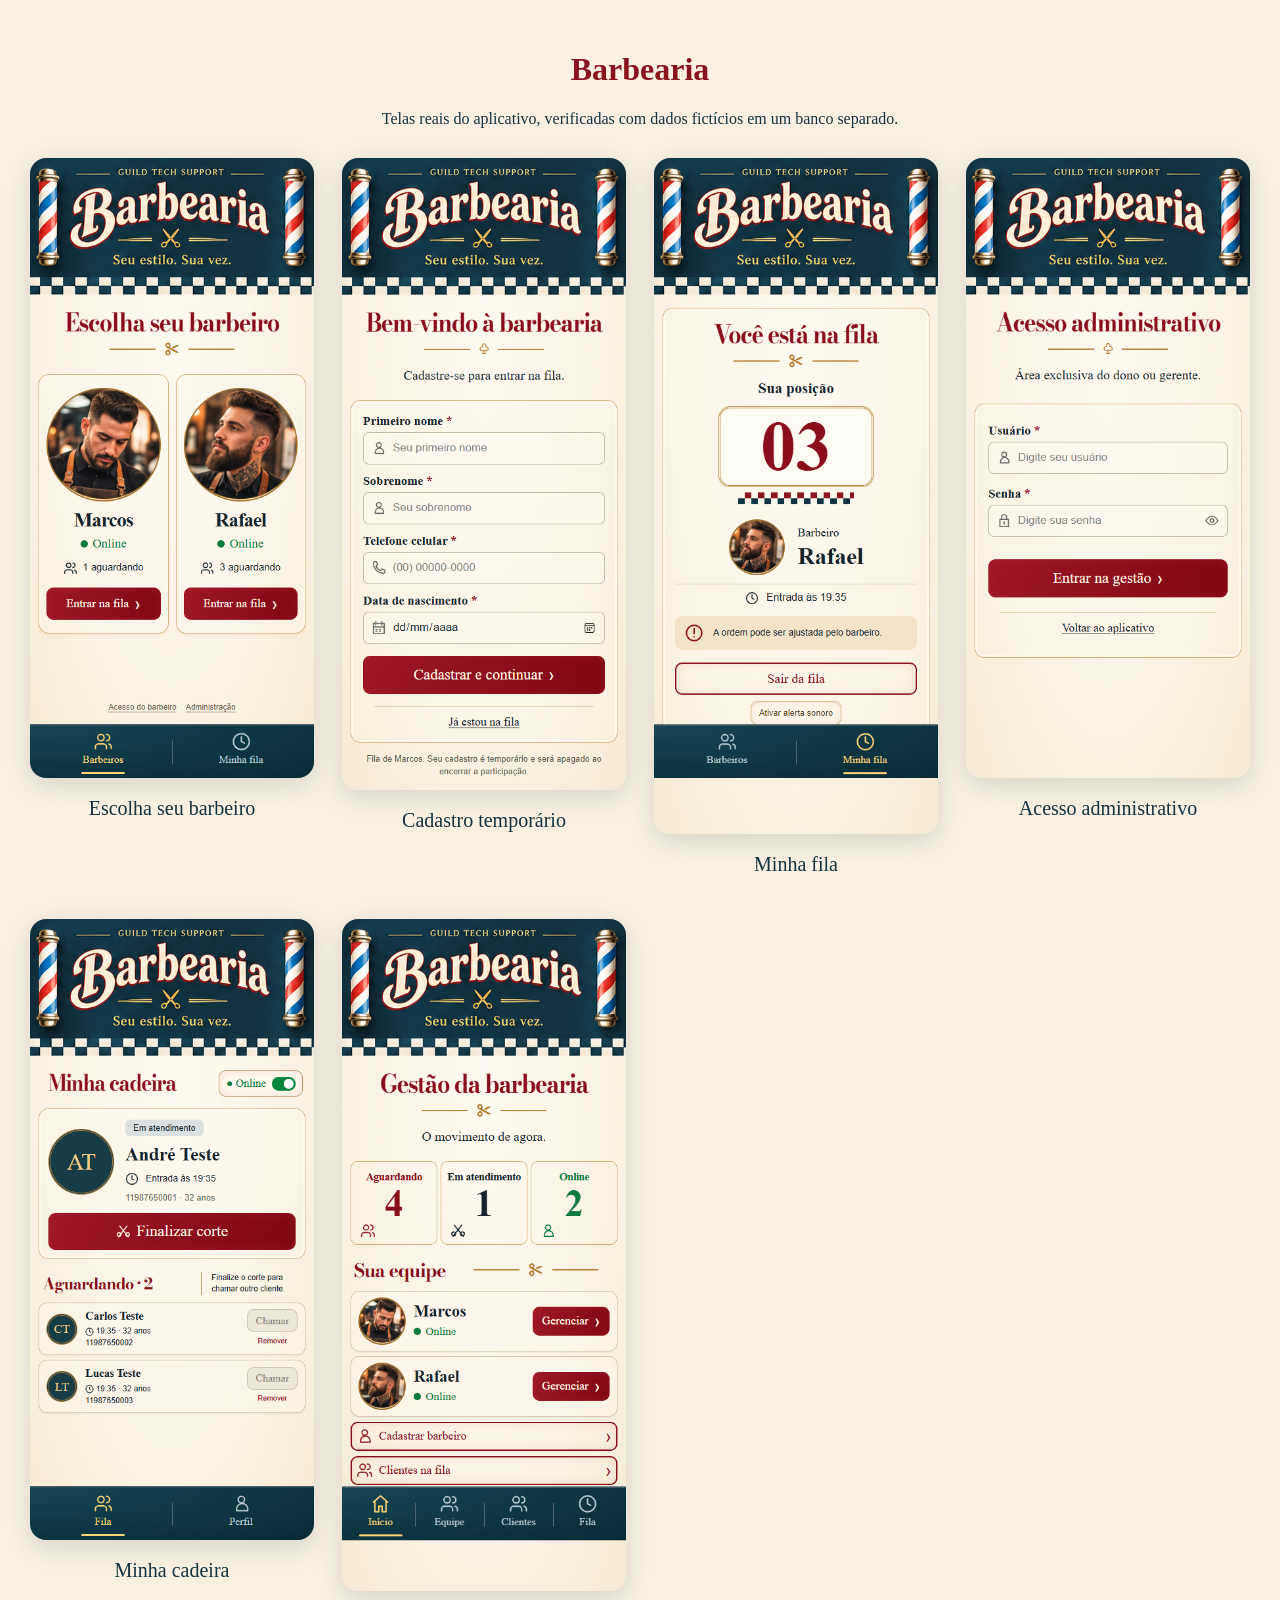
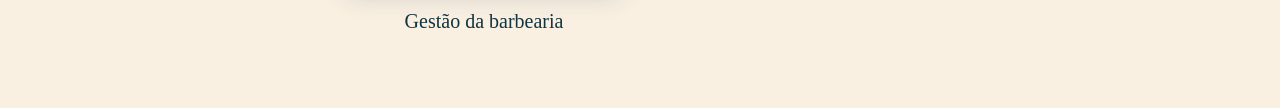
<file: barbearia/docs/previas/index.html>
<!doctype html><html lang="pt-BR"><meta charset="utf-8"><meta name="viewport" content="width=device-width,initial-scale=1"><title>Barbearia — telas verificadas</title><style>body{margin:0;padding:30px;background:#f9f0e2;color:#12333f;font-family:Georgia}h1{text-align:center;color:#8a1320}p{text-align:center}main{display:grid;grid-template-columns:repeat(auto-fit,minmax(280px,1fr));gap:28px;max-width:1400px;margin:30px auto}figure{margin:0}img{width:100%;border-radius:16px;box-shadow:0 7px 24px #12333f25}figcaption{text-align:center;padding:15px;font-size:20px}</style><h1>Barbearia</h1><p>Telas reais do aplicativo, verificadas com dados fictícios em um banco separado.</p><main><figure><img src="home.png" alt="Escolha seu barbeiro"><figcaption>Escolha seu barbeiro</figcaption></figure><figure><img src="cadastro.png" alt="Cadastro temporário"><figcaption>Cadastro temporário</figcaption></figure><figure><img src="acompanhamento.png" alt="Minha fila"><figcaption>Minha fila</figcaption></figure><figure><img src="login.png" alt="Acesso administrativo"><figcaption>Acesso administrativo</figcaption></figure><figure><img src="painel.png" alt="Minha cadeira"><figcaption>Minha cadeira</figcaption></figure><figure><img src="gestao.png" alt="Gestão da barbearia"><figcaption>Gestão da barbearia</figcaption></figure></main></html>
</file>
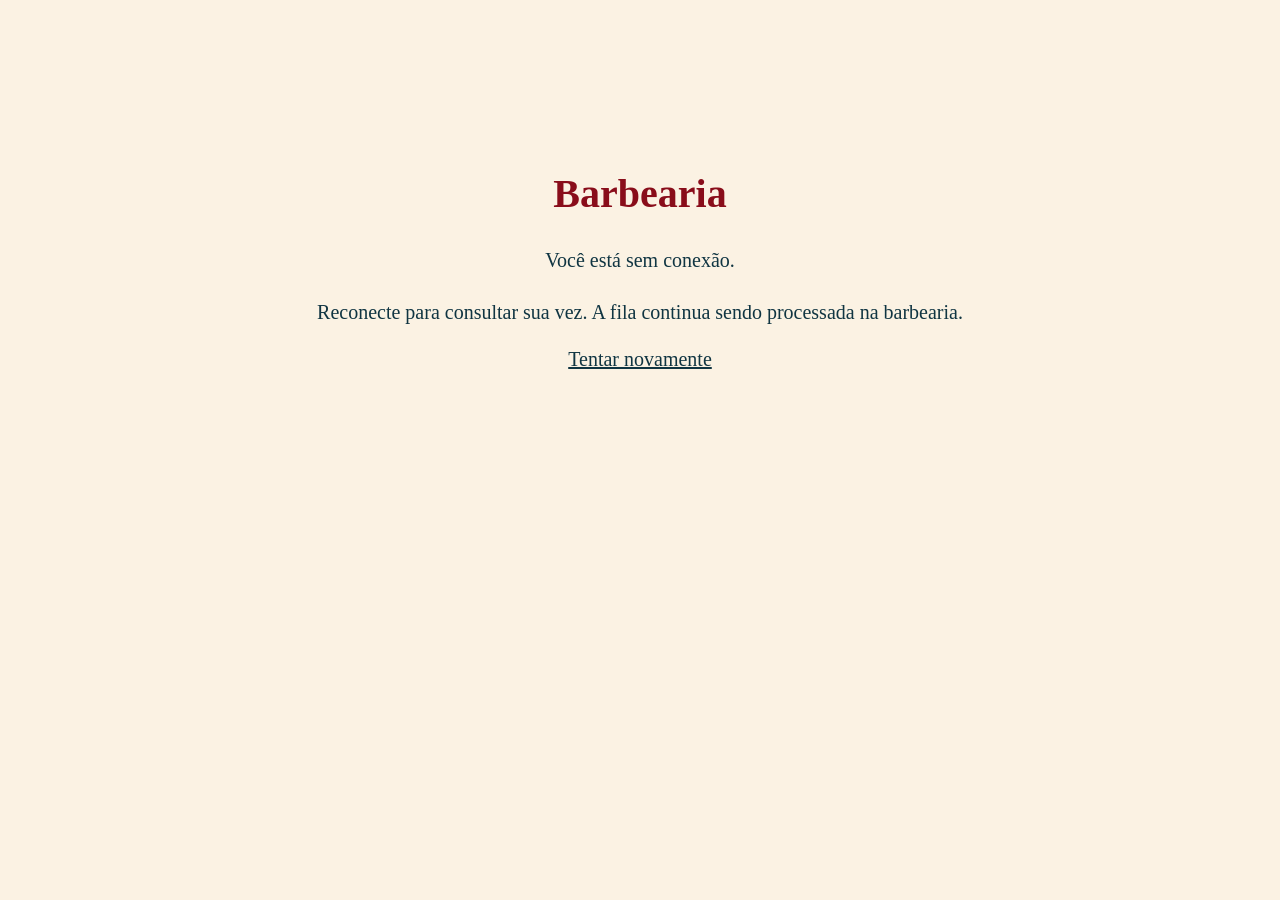
<file: barbearia/fila/static/fila/offline.html>
<!doctype html><html lang="pt-BR"><meta charset="utf-8"><meta name="viewport" content="width=device-width,initial-scale=1"><meta name="theme-color" content="#103542"><title>Sem conexão • Barbearia</title><style>body{background:#fbf2e3;color:#103542;text-align:center;font:20px Georgia;padding:15vh 25px}h1{color:#890d1a}a{color:inherit}p{line-height:1.6}</style><h1>Barbearia</h1><p>Você está sem conexão.</p><p>Reconecte para consultar sua vez. A fila continua sendo processada na barbearia.</p><a href="/">Tentar novamente</a></html>
</file>
